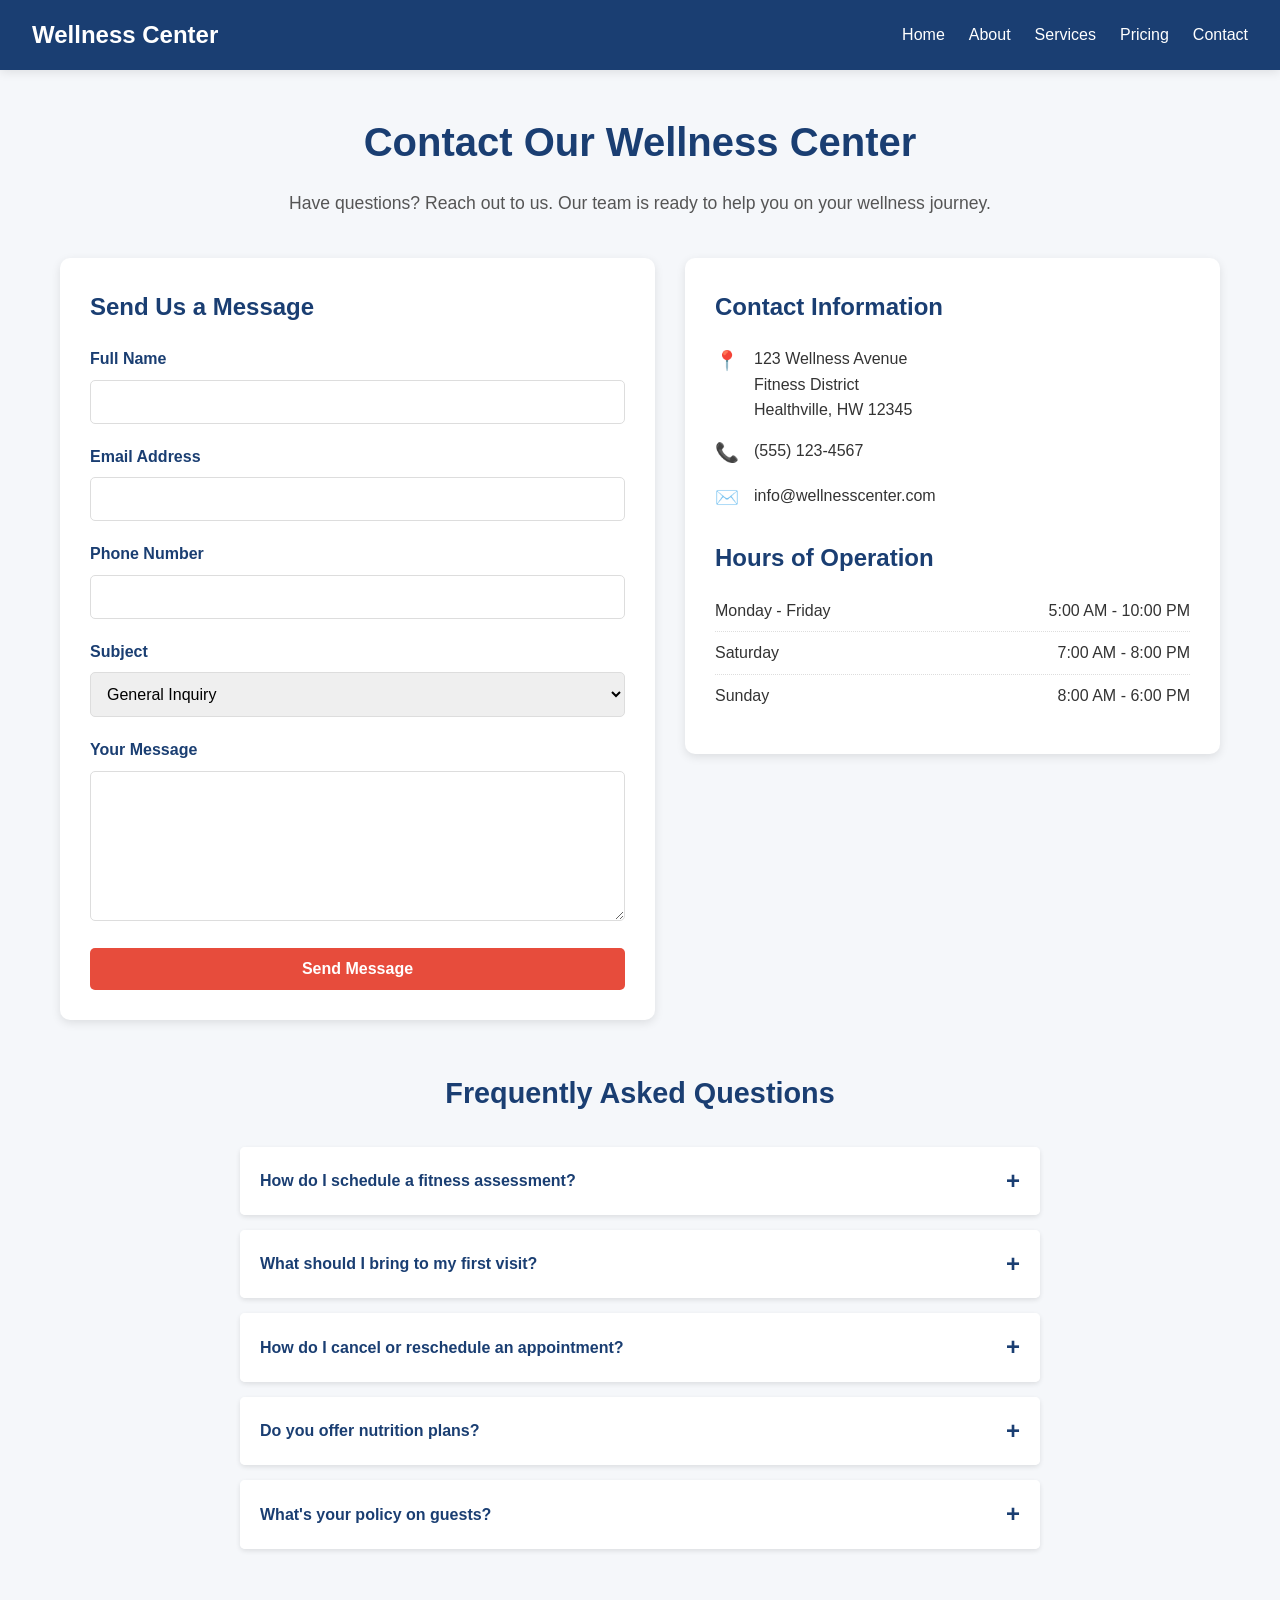
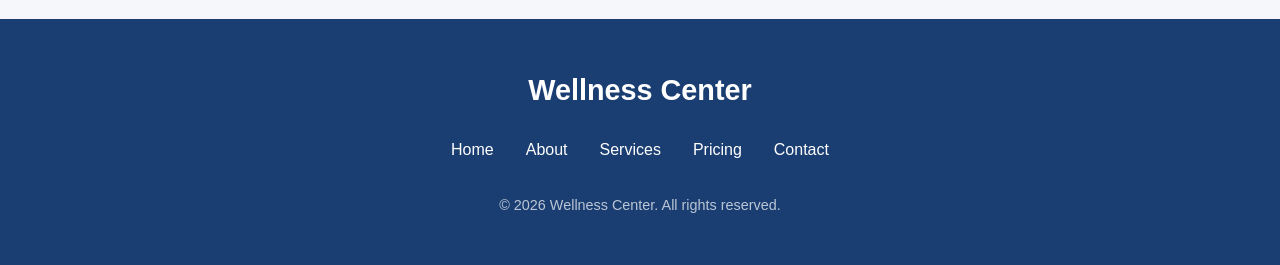
<file: HTML/Contact.html>
<!DOCTYPE html>
<html lang="en">
<head>
    <meta charset="UTF-8">
    <meta name="viewport" content="width=device-width, initial-scale=1.0">
    <title>Contact</title>
    <link rel='stylesheet' type='text/css' media='screen' href='../CSS/Contact.css'>
</head>
<body>
    <nav class="navbar">
        <div class="nav-container">
            <a href="index.html" class="logo">Wellness Center</a>
        </div>
        <ul class="nav-links">
            <li><a href="index.html" class="active">Home</a></li>
            <li><a href="About.html">About</a></li>
            <li><a href="Services.html">Services</a></li>
            <li><a href="Pricing.html">Pricing</a></li>
            <li><a href="Contact.html">Contact</a></li>
        </ul>
        <button class="hamburger">☰</button>
    </nav>

    <div class="container">
        <header>
            <h1>Contact Our Wellness Center</h1>
            <p>Have questions? Reach out to us. Our team is ready to help you on your wellness journey.</p>
        </header>
        
        <div class="contact-container">
            <div class="contact-form-container">
                <h2 class="form-heading">Send Us a Message</h2>
                <form class="contact-form" id="contactForm">
                    <div class="form-group">
                        <label for="name">Full Name</label>
                        <input type="text" id="name" name="name" required>
                    </div>
                    
                    <div class="form-group">
                        <label for="email">Email Address</label>
                        <input type="email" id="email" name="email" required>
                    </div>
                    
                    <div class="form-group">
                        <label for="phone">Phone Number</label>
                        <input type="tel" id="phone" name="phone">
                    </div>
                    
                    <div class="form-group">
                        <label for="subject">Subject</label>
                        <select id="subject" name="subject">
                            <option value="general">General Inquiry</option>
                            <option value="membership">Membership Information</option>
                            <option value="feedback">Feedback</option>
                            <option value="complaint">Complaint</option>
                        </select>
                    </div>
                    
                    <div class="form-group">
                        <label for="message">Your Message</label>
                        <textarea id="message" name="message" required></textarea>
                    </div>
                    
                    <button type="submit" class="form-submit-btn">Send Message</button>
                    
                    <div class="confirmation-message" id="contactConfirmation">
                        Your message has been sent successfully! We'll get back to you soon.
                    </div>
                    
                    <div class="error-message" id="contactError">
                        There was an error sending your message. Please try again.
                    </div>
                </form>
            </div>
            
            <div class="map-contact-container">
                <div class="contact-details">
                    <h3>Contact Information</h3>
                    
                    <div class="contact-info">
                        <div class="contact-info-item">
                            <div class="contact-icon">📍</div>
                            <div class="contact-text">
                                123 Wellness Avenue<br>
                                Fitness District<br>
                                Healthville, HW 12345
                            </div>
                        </div>
                        
                        <div class="contact-info-item">
                            <div class="contact-icon">📞</div>
                            <div class="contact-text">(555) 123-4567</div>
                        </div>
                        
                        <div class="contact-info-item">
                            <div class="contact-icon">✉️</div>
                            <div class="contact-text">info@wellnesscenter.com</div>
                        </div>
                    </div>
                    
                    <h3>Hours of Operation</h3>
                    <ul class="hours-list">
                        <li>
                            <span>Monday - Friday</span>
                            <span>5:00 AM - 10:00 PM</span>
                        </li>
                        <li>
                            <span>Saturday</span>
                            <span>7:00 AM - 8:00 PM</span>
                        </li>
                        <li>
                            <span>Sunday</span>
                            <span>8:00 AM - 6:00 PM</span>
                        </li>
                    </ul>
                </div>
            </div>
        </div>
        
        <div class="faq-section">
            <h2 class="section-title">Frequently Asked Questions</h2>
            
            <div class="faq-container">
                <div class="faq-item">
                    <div class="faq-question">How do I schedule a fitness assessment?</div>
                    <div class="faq-answer">
                        <div class="faq-answer-content">
                            You can schedule a fitness assessment by calling us at <span class="highlight-text">(555) 123-4567</span>, or by visiting our front desk. The assessment takes approximately 45 minutes and helps us create a personalized fitness plan for you.
                            <div class="helpful-tag">Staff Recommended</div>
                        </div>
                    </div>
                </div>
                
                <div class="faq-item">
                    <div class="faq-question">What should I bring to my first visit?</div>
                    <div class="faq-answer">
                        <div class="faq-answer-content">
                            For your first visit, please bring a valid ID, comfortable workout clothes, appropriate shoes, a water bottle, and a towel. If you're coming for a specific class or session, check if there are any additional requirements. <span class="highlight-text">Lockers are available but please bring your own lock.</span>
                        </div>
                    </div>
                </div>
                
                <div class="faq-item">
                    <div class="faq-question">How do I cancel or reschedule an appointment?</div>
                    <div class="faq-answer">
                        <div class="faq-answer-content">
                            To cancel or reschedule an appointment, please contact us at least <span class="highlight-text">24 hours in advance</span>. You can do this by calling us or through your online account. Late cancellations or no-shows may incur a fee equal to 50% of the service price.
                        </div>
                    </div>
                </div>
                
                <div class="faq-item">
                    <div class="faq-question">Do you offer nutrition plans?</div>
                    <div class="faq-answer">
                        <div class="faq-answer-content">
                            Yes, we offer personalized nutrition consultations with our certified nutritionists. They will create a custom meal plan based on your goals, preferences, and any dietary restrictions you may have. These consultations can be booked separately or as part of our Elite Wellness membership package.
                            <div class="helpful-tag">Most Popular Service</div>
                        </div>
                    </div>
                </div>
                
                <div class="faq-item">
                    <div class="faq-question">What's your policy on guests?</div>
                    <div class="faq-answer">
                        <div class="faq-answer-content">
                            Members can bring guests depending on their membership level. Basic members get 1 guest pass per month, Premium members get 3, and Elite members have unlimited guest privileges. All guests must sign a waiver and be accompanied by the member at all times. <span class="highlight-text">Guest passes expire at the end of each month and do not roll over.</span>
                        </div>
                    </div>
                </div>
            </div>
        </div>
    </div>

    <footer>
        <div class="footer-content">
            <div class="footer-logo">Wellness Center</div>
            <div class="footer-links">
                <a href="index.html">Home</a>
                <a href="About.html">About</a>
                <a href="Services.html">Services</a>
                <a href="Pricing.html">Pricing</a>
                <a href="Contact.html">Contact</a>
            </div>
            <div class="copyright">
                &copy; <script>document.write(new Date().getFullYear());</script> Wellness Center. All rights reserved.
            </div>
        </div>
    </footer>
</body>
<script src="../JS/Contact.js"></script>
</html>
</file>
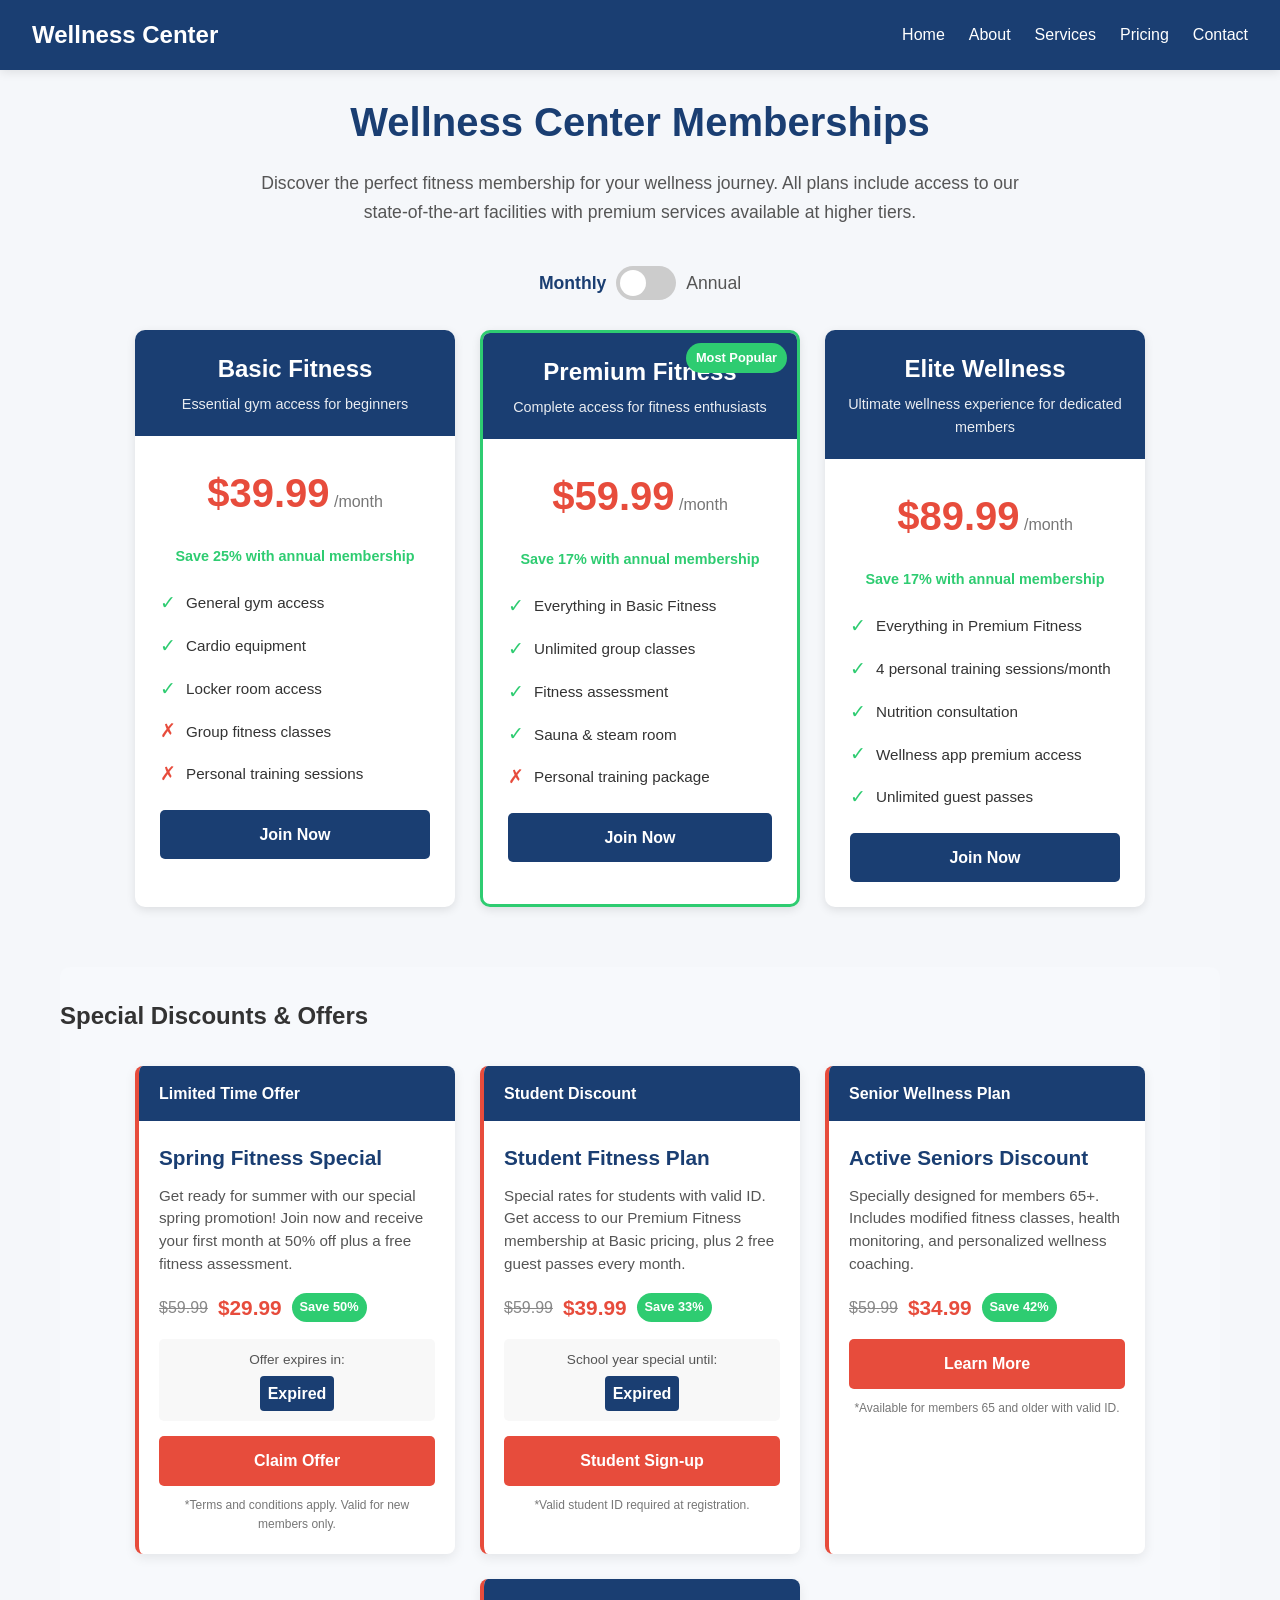
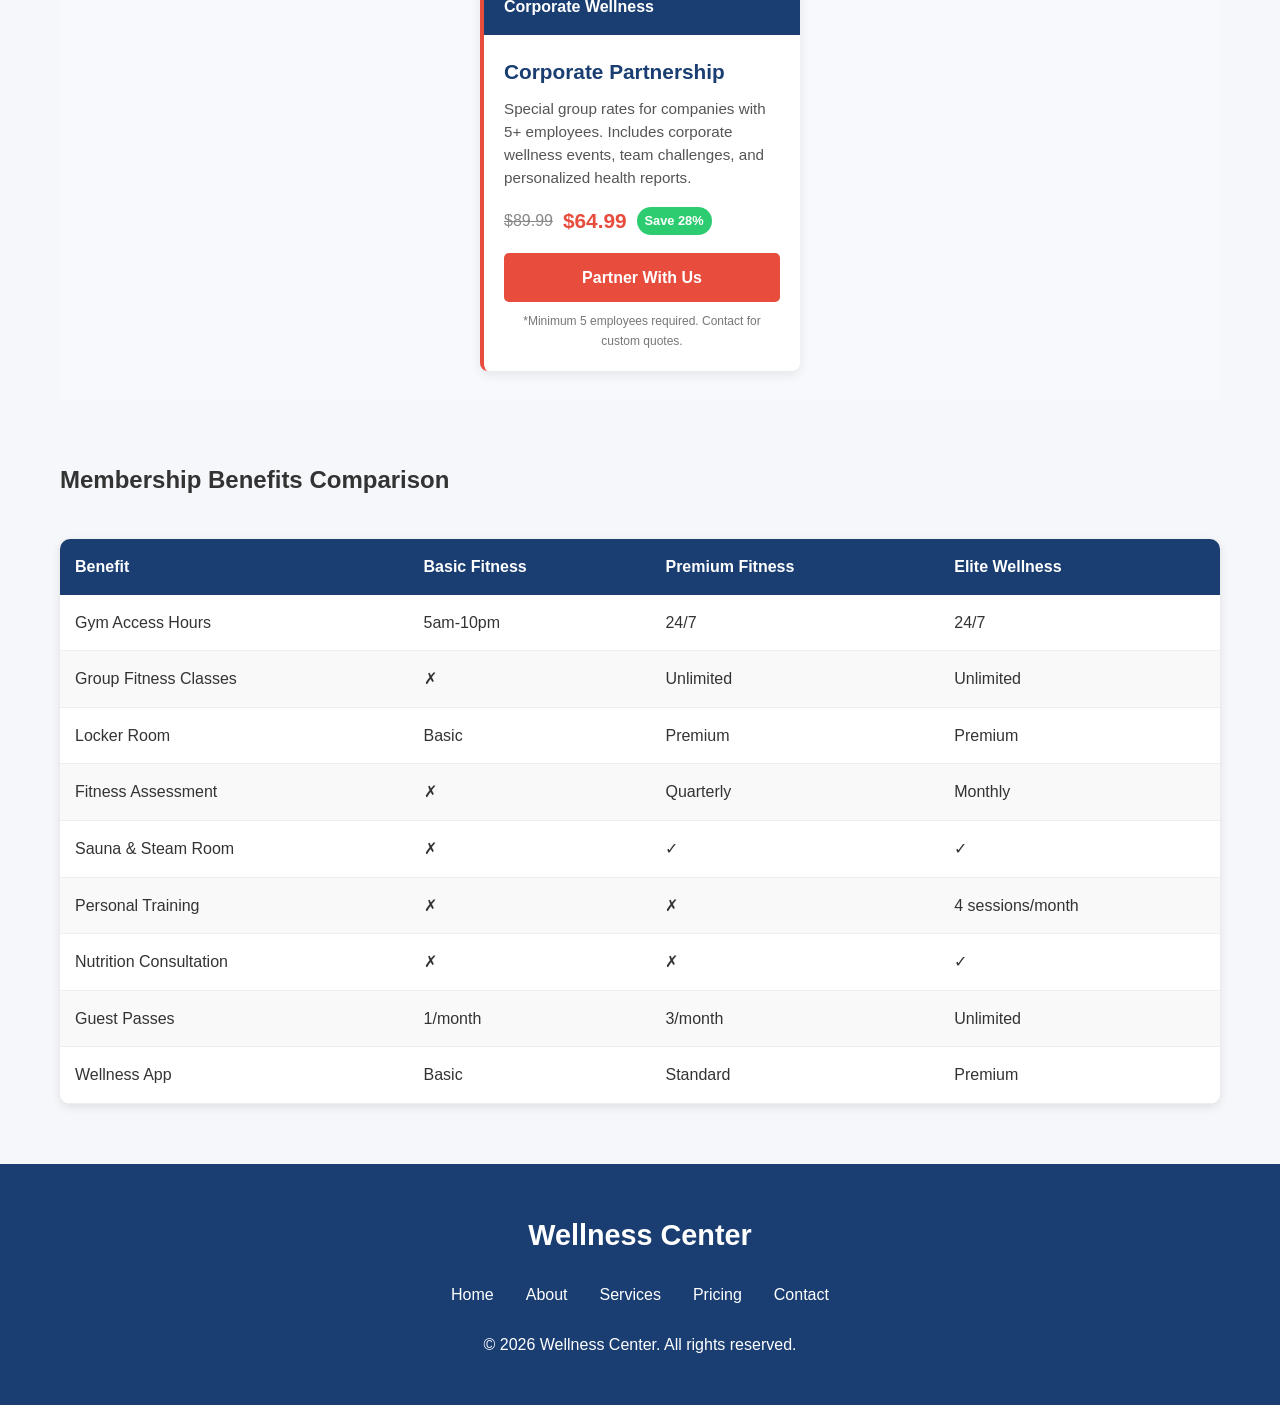
<file: HTML/Pricing.html>
<!DOCTYPE html>
<html lang="en">

<head>
    <meta charset="UTF-8">
    <meta name="viewport" content="width=device-width, initial-scale=1.0">
    <title>Pricing</title>
    <link rel='stylesheet' type='text/css' media='screen' href='../CSS/Pricing.css'>
</head>

<body>
    <nav class="navbar">
        <div class="nav-container">
            <a href="index.html" class="logo">Wellness Center</a>
        </div>
        <ul class="nav-links">
            <li><a href="index.html" class="active">Home</a></li>
            <li><a href="About.html">About</a></li>
            <li><a href="Services.html">Services</a></li>
            <li><a href="Pricing.html">Pricing</a></li>
            <li><a href="Contact.html">Contact</a></li>
        </ul>
        <button class="hamburger">☰</button>
    </nav>

    <div class="container">
        <header>
            <h1>Wellness Center Memberships</h1>
            <p>Discover the perfect fitness membership for your wellness journey. All plans include access to our
                state-of-the-art facilities with premium services available at higher tiers.</p>
        </header>

        <div class="pricing-toggle">
            <span class="toggle-label active" id="monthly-label">Monthly</span>
            <label class="switch">
                <input type="checkbox" id="billing-toggle">
                <span class="slider"></span>
            </label>
            <span class="toggle-label" id="annual-label">Annual</span>
        </div>

        <div class="pricing-cards">
            <div class="pricing-card">
                <div class="card-header">
                    <h2>Basic Fitness</h2>
                    <p>Essential gym access for beginners</p>
                </div>
                <div class="card-content">
                    <div class="price">
                        <span class="amount" data-monthly="$39.99" data-annual="$29.99">$39.99</span>
                        <span class="period">/month</span>
                    </div>
                    <div class="annual-savings" id="basic-savings">Save 25% with annual membership</div>
                    <div class="features">
                        <div class="feature">
                            <span class="feature-icon included">✓</span>
                            <span class="feature-text">General gym access</span>
                        </div>
                        <div class="feature">
                            <span class="feature-icon included">✓</span>
                            <span class="feature-text">Cardio equipment</span>
                        </div>
                        <div class="feature">
                            <span class="feature-icon included">✓</span>
                            <span class="feature-text">Locker room access</span>
                        </div>
                        <div class="feature">
                            <span class="feature-icon excluded">✗</span>
                            <span class="feature-text">Group fitness classes</span>
                        </div>
                        <div class="feature">
                            <span class="feature-icon excluded">✗</span>
                            <span class="feature-text">Personal training sessions</span>
                        </div>
                    </div>
                    <a href="#" class="cta-button">Join Now</a>
                </div>
            </div>

            <div class="pricing-card recommended">
                <div class="recommended-tag">Most Popular</div>
                <div class="card-header">
                    <h2>Premium Fitness</h2>
                    <p>Complete access for fitness enthusiasts</p>
                </div>
                <div class="card-content">
                    <div class="price">
                        <span class="amount" data-monthly="$59.99" data-annual="$49.99">$59.99</span>
                        <span class="period">/month</span>
                    </div>
                    <div class="annual-savings" id="pro-savings">Save 17% with annual membership</div>
                    <div class="features">
                        <div class="feature">
                            <span class="feature-icon included">✓</span>
                            <span class="feature-text">Everything in Basic Fitness</span>
                        </div>
                        <div class="feature">
                            <span class="feature-icon included">✓</span>
                            <span class="feature-text">Unlimited group classes</span>
                        </div>
                        <div class="feature">
                            <span class="feature-icon included">✓</span>
                            <span class="feature-text">Fitness assessment</span>
                        </div>
                        <div class="feature">
                            <span class="feature-icon included">✓</span>
                            <span class="feature-text">Sauna & steam room</span>
                        </div>
                        <div class="feature">
                            <span class="feature-icon excluded">✗</span>
                            <span class="feature-text">Personal training package</span>
                        </div>
                    </div>
                    <a href="#" class="cta-button">Join Now</a>
                </div>
            </div>

            <div class="pricing-card">
                <div class="card-header">
                    <h2>Elite Wellness</h2>
                    <p>Ultimate wellness experience for dedicated members</p>
                </div>
                <div class="card-content">
                    <div class="price">
                        <span class="amount" data-monthly="$89.99" data-annual="$74.99">$89.99</span>
                        <span class="period">/month</span>
                    </div>
                    <div class="annual-savings" id="premium-savings">Save 17% with annual membership</div>
                    <div class="features">
                        <div class="feature">
                            <span class="feature-icon included">✓</span>
                            <span class="feature-text">Everything in Premium Fitness</span>
                        </div>
                        <div class="feature">
                            <span class="feature-icon included">✓</span>
                            <span class="feature-text">4 personal training sessions/month</span>
                        </div>
                        <div class="feature">
                            <span class="feature-icon included">✓</span>
                            <span class="feature-text">Nutrition consultation</span>
                        </div>
                        <div class="feature">
                            <span class="feature-icon included">✓</span>
                            <span class="feature-text">Wellness app premium access</span>
                        </div>
                        <div class="feature">
                            <span class="feature-icon included">✓</span>
                            <span class="feature-text">Unlimited guest passes</span>
                        </div>
                    </div>
                    <a href="#" class="cta-button">Join Now</a>
                </div>
            </div>
        </div>


        <section class="special-offers-section">
            <h2 class="section-title">Special Discounts & Offers</h2>

            <div class="special-offers-container">
                <div class="offer-box">
                    <div class="offer-header">Limited Time Offer</div>
                    <div class="offer-content">
                        <h3 class="offer-title">Spring Fitness Special</h3>
                        <p class="offer-description">Get ready for summer with our special spring promotion! Join now
                            and receive your first month at 50% off plus a free fitness assessment.</p>

                        <div class="offer-price">
                            <span class="original-price">$59.99</span>
                            <span class="discounted-price">$29.99</span>
                            <span class="save-badge">Save 50%</span>
                        </div>

                        <div class="countdown-container">
                            <div class="countdown-label">Offer expires in:</div>
                            <div class="countdown-timer" data-end="2025-05-15T23:59:59">
                                <div class="countdown-unit days">03</div>
                                <div class="countdown-colon">:</div>
                                <div class="countdown-unit hours">12</div>
                                <div class="countdown-colon">:</div>
                                <div class="countdown-unit minutes">45</div>
                                <div class="countdown-colon">:</div>
                                <div class="countdown-unit seconds">22</div>
                            </div>
                        </div>

                        <a href="#" class="offer-button">Claim Offer</a>
                        <p class="offer-terms">*Terms and conditions apply. Valid for new members only.</p>
                    </div>
                </div>

                <div class="offer-box">
                    <div class="offer-header">Student Discount</div>
                    <div class="offer-content">
                        <h3 class="offer-title">Student Fitness Plan</h3>
                        <p class="offer-description">Special rates for students with valid ID. Get access to our Premium
                            Fitness membership at Basic pricing, plus 2 free guest passes every month.</p>

                        <div class="offer-price">
                            <span class="original-price">$59.99</span>
                            <span class="discounted-price">$39.99</span>
                            <span class="save-badge">Save 33%</span>
                        </div>

                        <div class="countdown-container">
                            <div class="countdown-label">School year special until:</div>
                            <div class="countdown-timer" data-end="2025-06-30T23:59:59">
                                <div class="countdown-unit days">58</div>
                                <div class="countdown-colon">:</div>
                                <div class="countdown-unit hours">09</div>
                                <div class="countdown-colon">:</div>
                                <div class="countdown-unit minutes">23</div>
                                <div class="countdown-colon">:</div>
                                <div class="countdown-unit seconds">17</div>
                            </div>
                        </div>

                        <a href="#" class="offer-button">Student Sign-up</a>
                        <p class="offer-terms">*Valid student ID required at registration.</p>
                    </div>
                </div>

                <div class="offer-box">
                    <div class="offer-header">Senior Wellness Plan</div>
                    <div class="offer-content">
                        <h3 class="offer-title">Active Seniors Discount</h3>
                        <p class="offer-description">Specially designed for members 65+. Includes modified fitness
                            classes, health monitoring, and personalized wellness coaching.</p>

                        <div class="offer-price">
                            <span class="original-price">$59.99</span>
                            <span class="discounted-price">$34.99</span>
                            <span class="save-badge">Save 42%</span>
                        </div>

                        <a href="#" class="offer-button">Learn More</a>
                        <p class="offer-terms">*Available for members 65 and older with valid ID.</p>
                    </div>
                </div>

                <div class="offer-box">
                    <div class="offer-header">Corporate Wellness</div>
                    <div class="offer-content">
                        <h3 class="offer-title">Corporate Partnership</h3>
                        <p class="offer-description">Special group rates for companies with 5+ employees. Includes
                            corporate wellness events, team challenges, and personalized health reports.</p>

                        <div class="offer-price">
                            <span class="original-price">$89.99</span>
                            <span class="discounted-price">$64.99</span>
                            <span class="save-badge">Save 28%</span>
                        </div>

                        <a href="#" class="offer-button">Partner With Us</a>
                        <p class="offer-terms">*Minimum 5 employees required. Contact for custom quotes.</p>
                    </div>
                </div>
            </div>
        </section>

        <h2 class="section-title">Membership Benefits Comparison</h2>

        <table class="comparison-table">
            <thead>
                <tr>
                    <th>Benefit</th>
                    <th>Basic Fitness</th>
                    <th>Premium Fitness</th>
                    <th>Elite Wellness</th>
                </tr>
            </thead>
            <tbody>
                <tr>
                    <td>Gym Access Hours</td>
                    <td>5am-10pm</td>
                    <td>24/7</td>
                    <td>24/7</td>
                </tr>
                <tr>
                    <td>Group Fitness Classes</td>
                    <td>✗</td>
                    <td>Unlimited</td>
                    <td>Unlimited</td>
                </tr>
                <tr>
                    <td>Locker Room</td>
                    <td>Basic</td>
                    <td>Premium</td>
                    <td>Premium</td>
                </tr>
                <tr>
                    <td>Fitness Assessment</td>
                    <td>✗</td>
                    <td>Quarterly</td>
                    <td>Monthly</td>
                </tr>
                <tr>
                    <td>Sauna & Steam Room</td>
                    <td>✗</td>
                    <td>✓</td>
                    <td>✓</td>
                </tr>
                <tr>
                    <td>Personal Training</td>
                    <td>✗</td>
                    <td>✗</td>
                    <td>4 sessions/month</td>
                </tr>
                <tr>
                    <td>Nutrition Consultation</td>
                    <td>✗</td>
                    <td>✗</td>
                    <td>✓</td>
                </tr>
                <tr>
                    <td>Guest Passes</td>
                    <td>1/month</td>
                    <td>3/month</td>
                    <td>Unlimited</td>
                </tr>
                <tr>
                    <td>Wellness App</td>
                    <td>Basic</td>
                    <td>Standard</td>
                    <td>Premium</td>
                </tr>
            </tbody>
        </table>

    </div>
    <footer>
        <div class="footer-content">
            <div class="footer-logo">Wellness Center</div>
            <div class="footer-links">
                <a href="index.html">Home</a>
                <a href="About.html">About</a>
                <a href="Services.html">Services</a>
                <a href="Pricing.html">Pricing</a>
                <a href="Contact.html">Contact</a>
            </div>
            <div class="copyright">
                &copy;
                <script>document.write(new Date().getFullYear());</script> Wellness Center. All rights reserved.
            </div>
        </div>
    </footer>
</body>
<script src="../JS/Pricing.js"></script>

</html>
</file>
<file: CSS/Contact.css>
:root {
    --primary-blue: #1A3E72;
    --accent-red: #E74C3C;
    --background-gray: #F5F7FA;
    --highlight-green: #2ECC71;
    --white: #FFFFFF;
    --light-gray: #E0E0E0;
}

* {
    margin: 0;
    padding: 0;
    box-sizing: border-box;
    font-family: 'Segoe UI', Tahoma, Geneva, Verdana, sans-serif;
}

body {
    background-color: #F5F7FA;
    color: #333;
    line-height: 1.6;
}

.container {
    max-width: 1200px;
    margin: 0 auto;
    padding: 20px;
}

header {
    text-align: center;
    margin-bottom: 40px;
    padding-top: 20px;
}

header h1 {
    color: #1A3E72;
    font-size: 2.5rem;
    margin-bottom: 15px;
}

header p {
    font-size: 1.1rem;
    color: #555;
    max-width: 800px;
    margin: 0 auto;
}

.contact-container {
    display: flex;
    flex-wrap: wrap;
    gap: 30px;
    margin-bottom: 50px;
}

.contact-form-container {
    flex: 1;
    min-width: 300px;
    background-color: #fff;
    border-radius: 10px;
    padding: 30px;
    box-shadow: 0 3px 10px rgba(0, 0, 0, 0.1);
}

.form-heading {
    color: #1A3E72;
    margin-bottom: 20px;
    font-size: 1.5rem;
}

.contact-form .form-group {
    margin-bottom: 20px;
}

.contact-form label {
    display: block;
    margin-bottom: 8px;
    color: #1A3E72;
    font-weight: 600;
}

.contact-form input,
.contact-form select,
.contact-form textarea {
    width: 100%;
    padding: 12px;
    border: 1px solid #ddd;
    border-radius: 5px;
    font-size: 1rem;
}

.contact-form textarea {
    height: 150px;
    resize: vertical;
}

.contact-form input:focus,
.contact-form select:focus,
.contact-form textarea:focus {
    outline: none;
    border-color: #1A3E72;
    box-shadow: 0 0 0 2px rgba(26, 62, 114, 0.2);
}

.form-submit-btn {
    background-color: #E74C3C;
    color: white;
    border: none;
    padding: 12px 20px;
    font-size: 1rem;
    font-weight: bold;
    border-radius: 5px;
    cursor: pointer;
    transition: background-color 0.3s;
    width: 100%;
}

.form-submit-btn:hover {
    background-color: #c0392b;
}

.confirmation-message {
    color: #2ECC71;
    padding: 15px;
    margin-top: 20px;
    border: 1px solid #2ECC71;
    border-radius: 5px;
    display: none;
}

.error-message {
    color: #E74C3C;
    padding: 15px;
    margin-top: 20px;
    border: 1px solid #E74C3C;
    border-radius: 5px;
    display: none;
}

.map-contact-container {
    flex: 1;
    min-width: 300px;
}

.contact-details {
    margin-top: 0;
    background-color: #fff;
    border-radius: 10px;
    padding: 30px;
    box-shadow: 0 3px 10px rgba(0, 0, 0, 0.1);
}

.contact-details h3 {
    color: #1A3E72;
    margin-bottom: 20px;
    font-size: 1.5rem;
}

.contact-info {
    margin-bottom: 25px;
}

.contact-info-item {
    display: flex;
    align-items: flex-start;
    margin-bottom: 15px;
}

.contact-icon {
    color: #1A3E72;
    font-size: 1.2rem;
    margin-right: 15px;
    min-width: 18px;
}

.contact-text {
    flex: 1;
}

.hours-list {
    list-style: none;
}

.hours-list li {
    display: flex;
    justify-content: space-between;
    margin-bottom: 8px;
    padding-bottom: 8px;
    border-bottom: 1px dotted #ddd;
}

.hours-list li:last-child {
    border-bottom: none;
}

.highlight-text {
    color: #E74C3C;
    font-weight: 600;
}

.helpful-tag {
    display: inline-block;
    background-color: #2ECC71;
    color: white;
    padding: 3px 8px;
    border-radius: 20px;
    font-size: 0.8rem;
    margin-top: 10px;
}

.faq-section {
    margin: 50px 0;
}

.section-title {
    color: #1A3E72;
    text-align: center;
    margin-bottom: 30px;
    font-size: 1.8rem;
}

.faq-container {
    max-width: 800px;
    margin: 0 auto;
}

.faq-item {
    margin-bottom: 15px;
    border-radius: 5px;
    overflow: hidden;
    box-shadow: 0 2px 5px rgba(0, 0, 0, 0.1);
    background-color: #fff;
}

.faq-question {
    padding: 15px 20px;
    background-color: #fff;
    color: #1A3E72;
    font-weight: 600;
    cursor: pointer;
    display: flex;
    justify-content: space-between;
    align-items: center;
    transition: background-color 0.3s;
}

.faq-question:hover {
    background-color: #f9f9f9;
}

.faq-question:after {
    content: '+';
    font-size: 1.5rem;
    color: #1A3E72;
}

.faq-question.active:after {
    content: '-';
}

.faq-answer {
    padding: 0 20px;
    max-height: 0;
    overflow: hidden;
    transition: max-height 0.3s ease;
    background-color: #f9f9f9;
}

.faq-answer-content {
    padding: 20px 0;
}


.navbar {
    background-color: #1A3E72;
    color: #FFFFFF;
    padding: 1rem 2rem;
    display: flex;
    justify-content: space-between;
    align-items: center;
    position: sticky;
    top: 0;
    z-index: 100;
    box-shadow: 0 2px 10px rgba(0, 0, 0, 0.1);
}

.logo {
    font-size: 1.5rem;
    font-weight: bold;
    color: #FFFFFF;
    text-decoration: none;
}

.nav-links {
    display: flex;
    list-style: none;
}

.nav-links li {
    margin-right: 1.5rem;
}

.nav-links li:last-child {
    margin-right: 0;
}

.nav-links a {
    color: #FFFFFF;
    text-decoration: none;
    font-weight: 500;
    transition: color 0.3s;
}

.nav-links a:hover {
    color: #2ECC71;
}

.hamburger {
    display: none;
    cursor: pointer;
    background: none;
    border: none;
    color: #FFFFFF;
    font-size: 1.5rem;
}

footer {
    background-color: #1A3E72;
    color: #FFFFFF;
    padding: 3rem 2rem;
    text-align: center;
}

.footer-content {
    max-width: 1200px;
    margin: 0 auto;
}

.footer-logo {
    font-size: 1.8rem;
    font-weight: bold;
    margin-bottom: 1.5rem;
    color: #FFFFFF;
}

.footer-links {
    display: flex;
    justify-content: center;
    flex-wrap: wrap;
    margin: 1.5rem 0;
}

.footer-links a {
    color: #FFFFFF;
    margin: 0 1rem;
    text-decoration: none;
    transition: color 0.3s;
}

.footer-links a:hover {
    color: #2ECC71;
}

.social-icons {
    margin: 1.5rem 0;
}

.social-icons a {
    color: #FFFFFF;
    margin: 0 0.8rem;
    font-size: 1.5rem;
    text-decoration: none;
    transition: color 0.3s;
}

.social-icons a:hover {
    color: #2ECC71;
}

.copyright {
    margin-top: 2rem;
    font-size: 0.9rem;
    color: rgba(255, 255, 255, 0.7);
}

@media (max-width: 768px) {
    .navbar {
        padding: 1rem;
    }

    .nav-links {
        position: fixed;
        top: 60px;
        left: -100%;
        flex-direction: column;
        background-color: #1A3E72;
        width: 100%;
        text-align: center;
        transition: left 0.3s;
        padding: 1rem 0;
        box-shadow: 0 4px 8px rgba(0, 0, 0, 0.1);
    }

    .nav-links.active {
        left: 0;
    }

    .nav-links li {
        margin: 1rem 0;
    }

    .hamburger {
        display: block;
    }

    .contact-container {
        flex-direction: column;
    }

    .contact-form-container,
    .map-contact-container {
        width: 100%;
    }

}

@media (max-width: 576px) {
    .footer-links {
        flex-direction: column;
    }

    .footer-links a {
        margin: 0.5rem 0;
    }
}
</file>
<file: CSS/Pricing.css>
:root {
    --primary-blue: #1A3E72;
    --accent-red: #E74C3C;
    --background-gray: #F5F7FA;
    --highlight-green: #2ECC71;
    --white: #FFFFFF;
    --light-gray: #E0E0E0;
}

* {
    margin: 0;
    padding: 0;
    box-sizing: border-box;
    font-family: 'Segoe UI', Tahoma, Geneva, Verdana, sans-serif;
}

body {
    background-color: #F5F7FA;
    color: #333;
    line-height: 1.6;
}

.container {
    max-width: 1200px;
    margin: 0 auto;
    padding: 20px;
}

.navbar {
    background-color: #1A3E72;
    color: #FFFFFF;
    padding: 1rem 2rem;
    display: flex;
    justify-content: space-between;
    align-items: center;
    position: sticky;
    top: 0;
    z-index: 100;
    box-shadow: 0 2px 10px rgba(0, 0, 0, 0.1);
}

.logo {
    font-size: 1.5rem;
    font-weight: bold;
    color: #FFFFFF;
    text-decoration: none;
}

.nav-links {
    display: flex;
    list-style: none;
}

.nav-links li {
    margin-right: 1.5rem;
}

.nav-links li:last-child {
    margin-right: 0;
}

.nav-links a {
    color: #FFFFFF;
    text-decoration: none;
    font-weight: 500;
    transition: color 0.3s;
}

.nav-links a:hover {
    color: #2ECC71;
}

.hamburger {
    display: none;
    cursor: pointer;
    background: none;
    border: none;
    color: #FFFFFF;
    font-size: 1.5rem;
}

header {
    text-align: center;
    margin-bottom: 40px;
}

header h1 {
    color: #1A3E72;
    font-size: 2.5rem;
    margin-bottom: 15px;
}

header p {
    font-size: 1.1rem;
    color: #555;
    max-width: 800px;
    margin: 0 auto;
}

.pricing-toggle {
    display: flex;
    justify-content: center;
    align-items: center;
    margin: 30px 0;
}

.toggle-label {
    font-size: 1.1rem;
    margin: 0 10px;
    color: #555;
}

.toggle-label.active {
    color: #1A3E72;
    font-weight: bold;
}

.switch {
    position: relative;
    display: inline-block;
    width: 60px;
    height: 34px;
}

.switch input {
    opacity: 0;
    width: 0;
    height: 0;
}

.slider {
    position: absolute;
    cursor: pointer;
    top: 0;
    left: 0;
    right: 0;
    bottom: 0;
    background-color: #ccc;
    transition: .4s;
    border-radius: 34px;
}

.slider:before {
    position: absolute;
    content: "";
    height: 26px;
    width: 26px;
    left: 4px;
    bottom: 4px;
    background-color: white;
    transition: .4s;
    border-radius: 50%;
}

input:checked+.slider {
    background-color: #1A3E72;
}

input:checked+.slider:before {
    transform: translateX(26px);
}

.pricing-cards {
    display: flex;
    flex-wrap: wrap;
    justify-content: center;
    gap: 25px;
    margin-bottom: 50px;
}

.pricing-card {
    background-color: white;
    border-radius: 10px;
    box-shadow: 0 3px 10px rgba(0, 0, 0, 0.1);
    width: 320px;
    overflow: hidden;
    transition: transform 0.3s ease;
}

.pricing-card:hover {
    transform: translateY(-5px);
}

.pricing-card.recommended {
    border: 3px solid #2ECC71;
    position: relative;
}

.recommended-tag {
    position: absolute;
    top: 10px;
    right: 10px;
    background-color: #2ECC71;
    color: white;
    padding: 5px 10px;
    border-radius: 20px;
    font-size: 0.8rem;
    font-weight: bold;
}

.card-header {
    background-color: #1A3E72;
    color: white;
    padding: 20px;
    text-align: center;
}

.card-header h2 {
    font-size: 1.5rem;
    margin-bottom: 5px;
}

.card-header p {
    font-size: 0.9rem;
    opacity: 0.9;
}

.card-content {
    padding: 25px;
}

.price {
    text-align: center;
    margin-bottom: 20px;
}

.price .amount {
    font-size: 2.5rem;
    font-weight: bold;
    color: #E74C3C;
}

.price .period {
    font-size: 1rem;
    color: #777;
}

.annual-savings {
    text-align: center;
    color: #2ECC71;
    font-weight: bold;
    margin-bottom: 20px;
    font-size: 0.9rem;
}

.features {
    margin: 20px 0;
}

.feature {
    display: flex;
    align-items: center;
    margin-bottom: 12px;
}

.feature-icon {
    margin-right: 10px;
    font-size: 1.2rem;
}

.feature-icon.included {
    color: #2ECC71;
}

.feature-icon.excluded {
    color: #E74C3C;
}

.feature-text {
    font-size: 0.95rem;
}

.cta-button {
    display: block;
    width: 100%;
    padding: 12px;
    background-color: #1A3E72;
    color: white;
    border: none;
    border-radius: 5px;
    font-size: 1rem;
    font-weight: bold;
    cursor: pointer;
    text-align: center;
    text-decoration: none;
    transition: background-color 0.3s ease;
}

.cta-button:hover {
    background-color: #15325a;
}

.comparison-table {
    width: 100%;
    border-collapse: collapse;
    margin: 40px 0;
    background-color: white;
    border-radius: 10px;
    overflow: hidden;
    box-shadow: 0 3px 10px rgba(0, 0, 0, 0.1);
}

.comparison-table th {
    background-color: #1A3E72;
    color: white;
    text-align: left;
    padding: 15px;
}

.comparison-table td {
    padding: 15px;
    border-bottom: 1px solid #eee;
}

.comparison-table tr:nth-child(even) {
    background-color: #f9f9f9;
}

.comparison-table tr:hover {
    background-color: #f1f1f1;
}

.special-offers-section {
    margin: 60px 0;
    padding: 30px 0;
    background-color: #f7f9fc;
    border-radius: 10px;
}

.special-offers-container {
    display: flex;
    flex-wrap: wrap;
    justify-content: center;
    gap: 25px;
    margin-top: 30px;
}

.offer-box {
    width: 320px;
    background-color: white;
    border-radius: 8px;
    box-shadow: 0 4px 12px rgba(0, 0, 0, 0.08);
    overflow: hidden;
    position: relative;
    border-left: 4px solid #E74C3C;
    transition: transform 0.3s ease;
}

.offer-box:hover {
    transform: translateY(-5px);
}

.offer-header {
    background-color: #1A3E72;
    color: white;
    padding: 15px 20px;
    font-weight: bold;
}

.offer-content {
    padding: 20px;
}

.offer-title {
    font-size: 1.3rem;
    font-weight: 600;
    color: #1A3E72;
    margin-bottom: 10px;
}

.offer-description {
    color: #555;
    margin-bottom: 15px;
    font-size: 0.95rem;
    line-height: 1.5;
}

.offer-price {
    display: flex;
    align-items: center;
    margin: 15px 0;
}

.original-price {
    text-decoration: line-through;
    color: #888;
    margin-right: 10px;
}

.discounted-price {
    font-size: 1.3rem;
    font-weight: 600;
    color: #E74C3C;
}

.save-badge {
    background-color: #2ECC71;
    color: white;
    font-size: 0.8rem;
    font-weight: bold;
    padding: 4px 8px;
    border-radius: 20px;
    margin-left: 10px;
}

.countdown-container {
    margin: 15px 0;
    text-align: center;
    background-color: #f8f8f8;
    padding: 10px;
    border-radius: 5px;
}

.countdown-label {
    font-size: 0.85rem;
    color: #555;
    margin-bottom: 5px;
}

.countdown-timer {
    display: flex;
    justify-content: center;
    gap: 8px;
}

.countdown-unit {
    background-color: #1A3E72;
    color: white;
    padding: 5px 8px;
    border-radius: 4px;
    font-weight: bold;
    min-width: 30px;
    text-align: center;
}

.countdown-colon {
    font-weight: bold;
    display: flex;
    align-items: center;
}

.offer-button {
    display: block;
    background-color: #E74C3C;
    color: white;
    text-align: center;
    padding: 12px;
    border-radius: 5px;
    font-weight: bold;
    text-decoration: none;
    margin-top: 15px;
    transition: background-color 0.3s;
}

.offer-button:hover {
    background-color: #c0392b;
}

.offer-terms {
    font-size: 0.75rem;
    color: #777;
    margin-top: 10px;
    text-align: center;
}


footer {
    background-color: #1A3E72;
    color: #FFFFFF;
    padding: 3rem 2rem;
    text-align: center;
}

.footer-content {
    max-width: 1200px;
    margin: 0 auto;
}

.footer-logo {
    font-size: 1.8rem;
    font-weight: bold;
    margin-bottom: 1.5rem;
    color: #FFFFFF;
}

.footer-links {
    display: flex;
    justify-content: center;
    flex-wrap: wrap;
    margin: 1.5rem 0;
}

.footer-links a {
    color: #FFFFFF;
    margin: 0 1rem;
    text-decoration: none;
    transition: color 0.3s;
}

.footer-links a:hover {
    color: #2ECC71;
}


@media (max-width: 768px) {
    .navbar {
        padding: 1rem;
    }

    .nav-links {
        position: fixed;
        top: 60px;
        left: -100%;
        flex-direction: column;
        background-color: #1A3E72;
        width: 100%;
        text-align: center;
        transition: left 0.3s;
        padding: 1rem 0;
        box-shadow: 0 4px 8px rgba(0, 0, 0, 0.1);
    }

    .nav-links.active {
        left: 0;
    }

    .nav-links li {
        margin: 1rem 0;
    }

    .hamburger {
        display: block;
    }

    .pricing-cards {
        flex-direction: column;
        align-items: center;
    }

    .pricing-card {
        width: 100%;
        max-width: 350px;
        margin-bottom: 20px;
    }

    .comparison-table {
        display: block;
        overflow-x: auto;
    }


    .special-offers-container {
        flex-direction: column;
        align-items: center;
    }

    .offer-box {
        width: 90%;
        max-width: 350px;
    }
}

@media (max-width: 576px) {
    .footer-links {
        flex-direction: column;
    }

    .footer-links a {
        margin: 0.5rem 0;
    }

}
</file>
